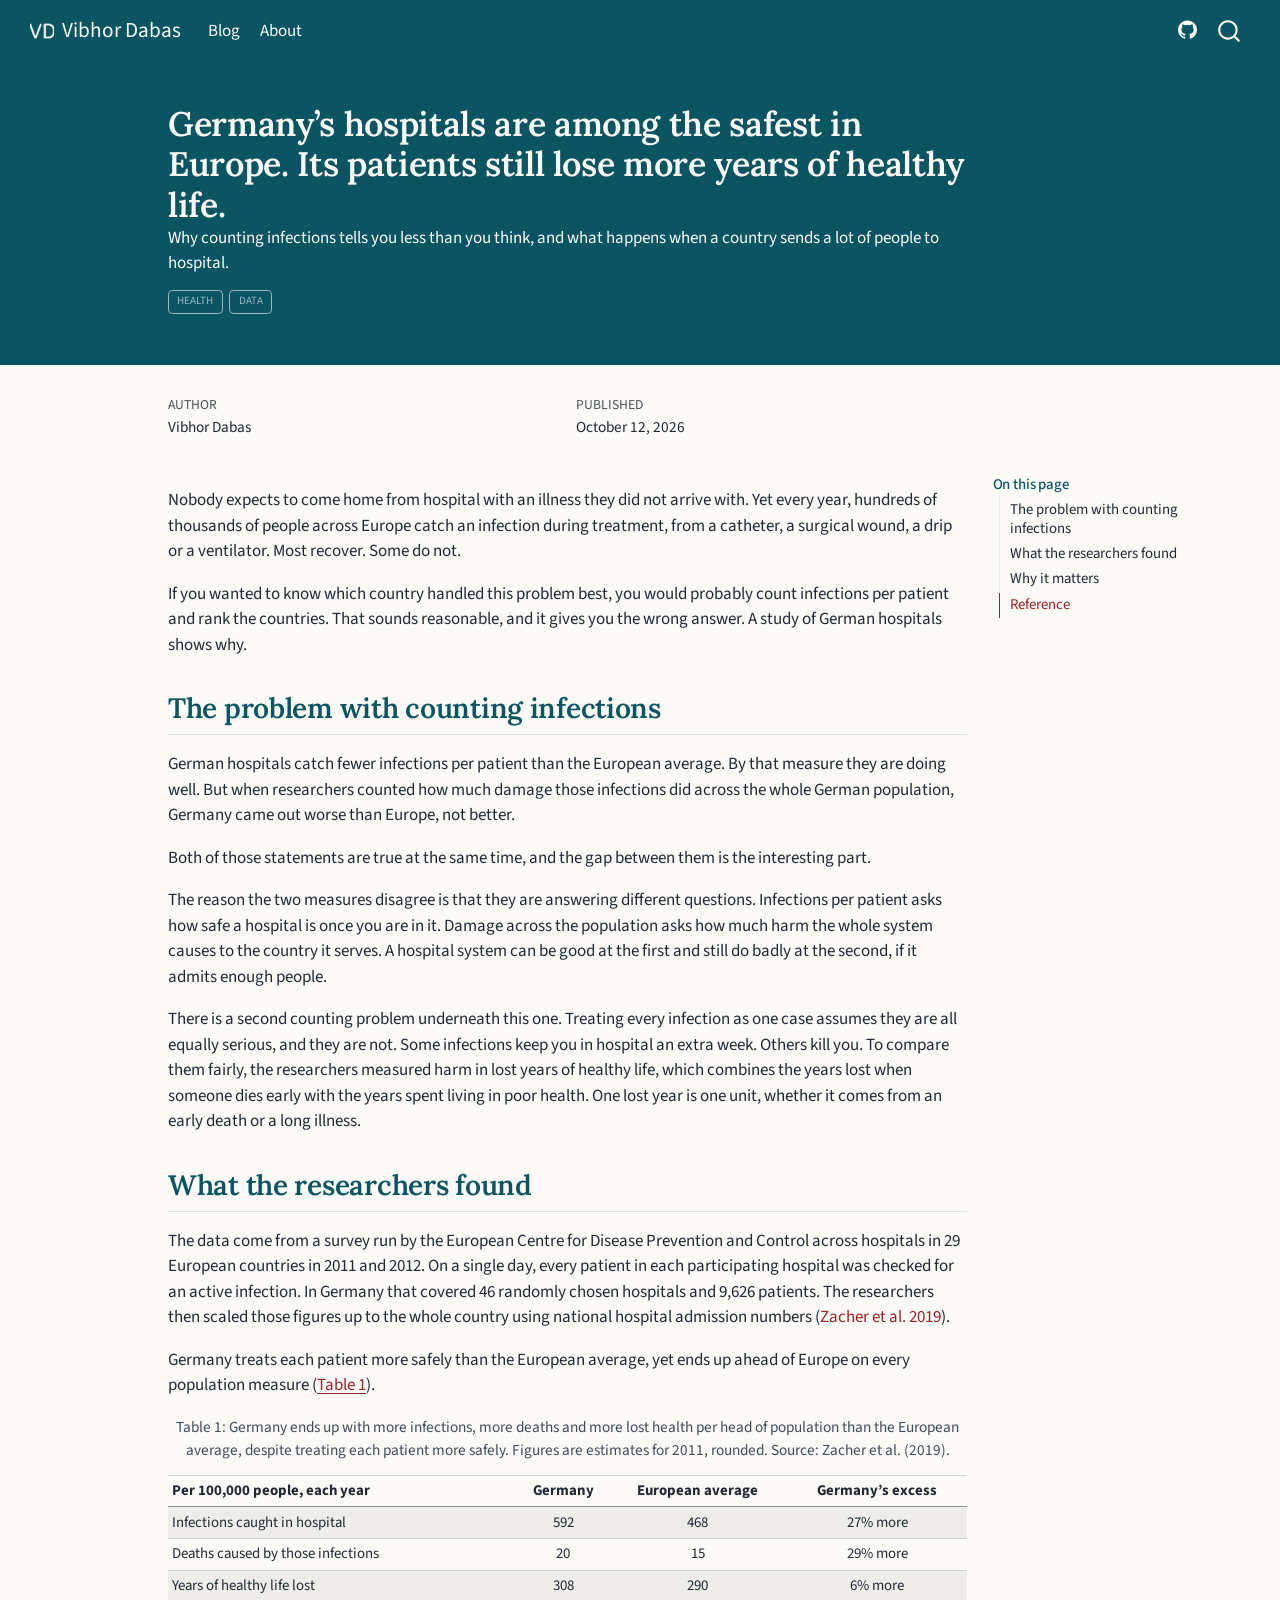
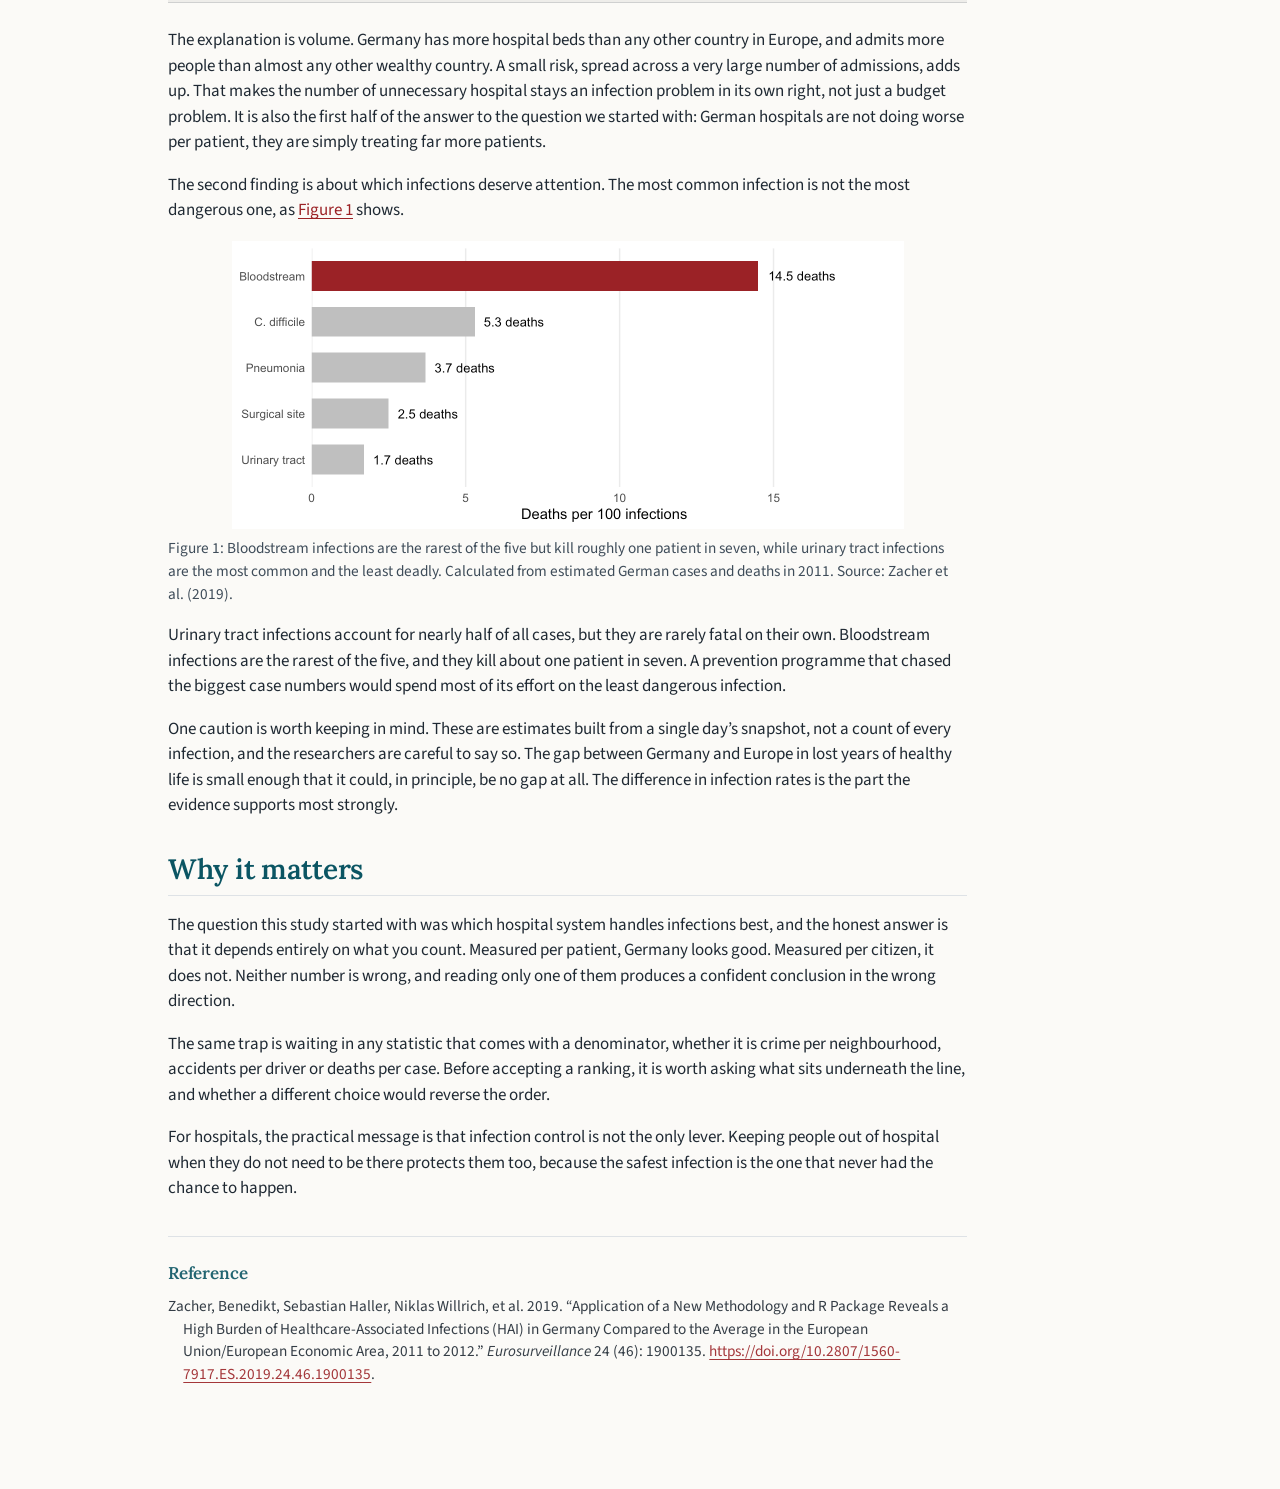
<file: docs/posts/hospital-infections/index.html>
<!DOCTYPE html>
<html xmlns="http://www.w3.org/1999/xhtml" lang="en" xml:lang="en"><head>

<meta charset="utf-8">
<meta name="generator" content="quarto-1.9.31">

<meta name="viewport" content="width=device-width, initial-scale=1.0, user-scalable=yes">

<meta name="author" content="Vibhor Dabas">
<meta name="dcterms.date" content="2026-10-12">
<meta name="description" content="Why counting infections tells you less than you think, and what happens when a country sends a lot of people to hospital.">

<title>Germany’s hospitals are among the safest in Europe. Its patients still lose more years of healthy life. – Vibhor Dabas</title>
<style>
/* Default styles provided by pandoc.
** See https://pandoc.org/MANUAL.html#variables-for-html for config info.
*/
code{white-space: pre-wrap;}
span.smallcaps{font-variant: small-caps;}
div.columns{display: flex; gap: min(4vw, 1.5em);}
div.column{flex: auto; overflow-x: auto;}
div.hanging-indent{margin-left: 1.5em; text-indent: -1.5em;}
ul.task-list{list-style: none;}
ul.task-list li input[type="checkbox"] {
  width: 0.8em;
  margin: 0 0.8em 0.2em -1em; /* quarto-specific, see https://github.com/quarto-dev/quarto-cli/issues/4556 */ 
  vertical-align: middle;
}
/* CSS for citations */
div.csl-bib-body { }
div.csl-entry {
  clear: both;
}
.hanging-indent div.csl-entry {
  margin-left:2em;
  text-indent:-2em;
}
div.csl-left-margin {
  min-width:2em;
  float:left;
}
div.csl-right-inline {
  margin-left:2em;
  padding-left:1em;
}
div.csl-indent {
  margin-left: 2em;
}</style>


<script src="../../site_libs/quarto-nav/quarto-nav.js"></script>
<script src="../../site_libs/quarto-nav/headroom.min.js"></script>
<script src="../../site_libs/clipboard/clipboard.min.js"></script>
<script src="../../site_libs/quarto-search/autocomplete.umd.js"></script>
<script src="../../site_libs/quarto-search/fuse.min.js"></script>
<script src="../../site_libs/quarto-search/quarto-search.js"></script>
<meta name="quarto:offset" content="../../">
<link href="../../favicon.png" rel="icon" type="image/png">
<script src="../../site_libs/quarto-html/quarto.js" type="module"></script>
<script src="../../site_libs/quarto-html/tabsets/tabsets.js" type="module"></script>
<script src="../../site_libs/quarto-html/popper.min.js"></script>
<script src="../../site_libs/quarto-html/tippy.umd.min.js"></script>
<script src="../../site_libs/quarto-html/anchor.min.js"></script>
<link href="../../site_libs/quarto-html/tippy.css" rel="stylesheet">
<link href="../../site_libs/quarto-html/quarto-syntax-highlighting-7c69b197886ae2a34062761d21e44731.css" rel="stylesheet" id="quarto-text-highlighting-styles">
<script src="../../site_libs/bootstrap/bootstrap.min.js"></script>
<link href="../../site_libs/bootstrap/bootstrap-icons.css" rel="stylesheet">
<link href="../../site_libs/bootstrap/bootstrap-81fd5028890b70a94d90bbc68fe70d7f.min.css" rel="stylesheet" append-hash="true" id="quarto-bootstrap" data-mode="light">
<script id="quarto-search-options" type="application/json">{
  "location": "navbar",
  "copy-button": false,
  "collapse-after": 3,
  "panel-placement": "end",
  "type": "overlay",
  "limit": 50,
  "keyboard-shortcut": [
    "f",
    "/",
    "s"
  ],
  "show-item-context": false,
  "language": {
    "search-no-results-text": "No results",
    "search-matching-documents-text": "matching documents",
    "search-copy-link-title": "Copy link to search",
    "search-hide-matches-text": "Hide additional matches",
    "search-more-match-text": "more match in this document",
    "search-more-matches-text": "more matches in this document",
    "search-clear-button-title": "Clear",
    "search-text-placeholder": "",
    "search-detached-cancel-button-title": "Cancel",
    "search-submit-button-title": "Submit",
    "search-label": "Search"
  }
}</script>


<link rel="stylesheet" href="../../styles.css">
</head>

<body class="nav-fixed quarto-light">

<div id="quarto-search-results"></div>
  <header id="quarto-header" class="headroom fixed-top quarto-banner">
    <nav class="navbar navbar-expand-lg " data-bs-theme="dark">
      <div class="navbar-container container-fluid">
      <div class="navbar-brand-container mx-auto">
    <a href="../../index.html" class="navbar-brand navbar-brand-logo">
    <img src="../../favicon.png" alt="" class="navbar-logo light-content">
    <img src="../../favicon.png" alt="" class="navbar-logo dark-content">
    </a>
    <a class="navbar-brand" href="../../index.html">
    <span class="navbar-title">Vibhor Dabas</span>
    </a>
  </div>
            <div id="quarto-search" class="" title="Search"></div>
          <button class="navbar-toggler" type="button" data-bs-toggle="collapse" data-bs-target="#navbarCollapse" aria-controls="navbarCollapse" role="menu" aria-expanded="false" aria-label="Toggle navigation" onclick="if (window.quartoToggleHeadroom) { window.quartoToggleHeadroom(); }">
  <span class="navbar-toggler-icon"></span>
</button>
          <div class="collapse navbar-collapse" id="navbarCollapse">
            <ul class="navbar-nav navbar-nav-scroll me-auto">
  <li class="nav-item">
    <a class="nav-link" href="../../index.html"> 
<span class="menu-text">Blog</span></a>
  </li>  
  <li class="nav-item">
    <a class="nav-link" href="../../about.html"> 
<span class="menu-text">About</span></a>
  </li>  
</ul>
            <ul class="navbar-nav navbar-nav-scroll ms-auto">
  <li class="nav-item compact">
    <a class="nav-link" href="https://github.com/vdab0003-design"> <i class="bi bi-github" role="img" aria-label="GitHub">
</i> 
<span class="menu-text"></span></a>
  </li>  
</ul>
          </div> <!-- /navcollapse -->
            <div class="quarto-navbar-tools">
</div>
      </div> <!-- /container-fluid -->
    </nav>
</header>
<!-- content -->
<header id="title-block-header" class="quarto-title-block default page-columns page-full">
  <div class="quarto-title-banner page-columns page-full">
    <div class="quarto-title column-body">
      <h1 class="title">Germany’s hospitals are among the safest in Europe. Its patients still lose more years of healthy life.</h1>
                  <div>
        <div class="description">
          Why counting infections tells you less than you think, and what happens when a country sends a lot of people to hospital.
        </div>
      </div>
                          <div class="quarto-categories">
                <div class="quarto-category">health</div>
                <div class="quarto-category">data</div>
              </div>
                  </div>
  </div>
    
  
  <div class="quarto-title-meta">

      <div>
      <div class="quarto-title-meta-heading">Author</div>
      <div class="quarto-title-meta-contents">
               <p>Vibhor Dabas </p>
            </div>
    </div>
      
      <div>
      <div class="quarto-title-meta-heading">Published</div>
      <div class="quarto-title-meta-contents">
        <p class="date">October 12, 2026</p>
      </div>
    </div>
    
      
    </div>
    
  
  </header><div id="quarto-content" class="quarto-container page-columns page-rows-contents page-layout-article page-navbar">
<!-- sidebar -->
<!-- margin-sidebar -->
    <div id="quarto-margin-sidebar" class="sidebar margin-sidebar">
        <nav id="TOC" role="doc-toc" class="toc-active">
    <h2 id="toc-title">On this page</h2>
   
  <ul>
  <li><a href="#the-problem-with-counting-infections" id="toc-the-problem-with-counting-infections" class="nav-link active" data-scroll-target="#the-problem-with-counting-infections">The problem with counting infections</a></li>
  <li><a href="#what-the-researchers-found" id="toc-what-the-researchers-found" class="nav-link" data-scroll-target="#what-the-researchers-found">What the researchers found</a></li>
  <li><a href="#why-it-matters" id="toc-why-it-matters" class="nav-link" data-scroll-target="#why-it-matters">Why it matters</a></li>
  <li><a href="#reference" id="toc-reference" class="nav-link" data-scroll-target="#reference">Reference</a></li>
  </ul>
</nav>
    </div>
<!-- main -->
<main class="content quarto-banner-title-block" id="quarto-document-content">





<p>Nobody expects to come home from hospital with an illness they did not arrive with. Yet every year, hundreds of thousands of people across Europe catch an infection during treatment, from a catheter, a surgical wound, a drip or a ventilator. Most recover. Some do not.</p>
<p>If you wanted to know which country handled this problem best, you would probably count infections per patient and rank the countries. That sounds reasonable, and it gives you the wrong answer. A study of German hospitals shows why.</p>
<section id="the-problem-with-counting-infections" class="level2">
<h2 class="anchored" data-anchor-id="the-problem-with-counting-infections">The problem with counting infections</h2>
<p>German hospitals catch fewer infections per patient than the European average. By that measure they are doing well. But when researchers counted how much damage those infections did across the whole German population, Germany came out worse than Europe, not better.</p>
<p>Both of those statements are true at the same time, and the gap between them is the interesting part.</p>
<p>The reason the two measures disagree is that they are answering different questions. Infections per patient asks how safe a hospital is once you are in it. Damage across the population asks how much harm the whole system causes to the country it serves. A hospital system can be good at the first and still do badly at the second, if it admits enough people.</p>
<p>There is a second counting problem underneath this one. Treating every infection as one case assumes they are all equally serious, and they are not. Some infections keep you in hospital an extra week. Others kill you. To compare them fairly, the researchers measured harm in lost years of healthy life, which combines the years lost when someone dies early with the years spent living in poor health. One lost year is one unit, whether it comes from an early death or a long illness.</p>
</section>
<section id="what-the-researchers-found" class="level2">
<h2 class="anchored" data-anchor-id="what-the-researchers-found">What the researchers found</h2>
<p>The data come from a survey run by the European Centre for Disease Prevention and Control across hospitals in 29 European countries in 2011 and 2012. On a single day, every patient in each participating hospital was checked for an active infection. In Germany that covered 46 randomly chosen hospitals and 9,626 patients. The researchers then scaled those figures up to the whole country using national hospital admission numbers <span class="citation" data-cites="zacher2019">(<a href="#ref-zacher2019" role="doc-biblioref">Zacher et al. 2019</a>)</span>.</p>
<p>Germany treats each patient more safely than the European average, yet ends up ahead of Europe on every population measure (<a href="#tbl-compare" class="quarto-xref">Table&nbsp;1</a>).</p>
<div class="cell">
<div id="tbl-compare" class="cell quarto-float quarto-figure quarto-figure-center anchored">
<figure class="quarto-float quarto-float-tbl figure">
<figcaption class="quarto-float-caption-top quarto-float-caption quarto-float-tbl" id="tbl-compare-caption-0ceaefa1-69ba-4598-a22c-09a6ac19f8ca">
Table&nbsp;1: Germany ends up with more infections, more deaths and more lost health per head of population than the European average, despite treating each patient more safely. Figures are estimates for 2011, rounded. Source: Zacher et al.&nbsp;(2019).
</figcaption>
<div aria-describedby="tbl-compare-caption-0ceaefa1-69ba-4598-a22c-09a6ac19f8ca">
<div class="cell-output-display">
<table class="cell caption-top table table-sm table-striped small">
<colgroup>
<col style="width: 43%">
<col style="width: 11%">
<col style="width: 22%">
<col style="width: 22%">
</colgroup>
<thead>
<tr class="header">
<th style="text-align: left;">Per 100,000 people, each year</th>
<th style="text-align: center;">Germany</th>
<th style="text-align: center;">European average</th>
<th style="text-align: center;">Germany’s excess</th>
</tr>
</thead>
<tbody>
<tr class="odd">
<td style="text-align: left;">Infections caught in hospital</td>
<td style="text-align: center;">592</td>
<td style="text-align: center;">468</td>
<td style="text-align: center;">27% more</td>
</tr>
<tr class="even">
<td style="text-align: left;">Deaths caused by those infections</td>
<td style="text-align: center;">20</td>
<td style="text-align: center;">15</td>
<td style="text-align: center;">29% more</td>
</tr>
<tr class="odd">
<td style="text-align: left;">Years of healthy life lost</td>
<td style="text-align: center;">308</td>
<td style="text-align: center;">290</td>
<td style="text-align: center;">6% more</td>
</tr>
</tbody>
</table>
</div>
</div>
</figure>
</div>
</div>
<p>The explanation is volume. Germany has more hospital beds than any other country in Europe, and admits more people than almost any other wealthy country. A small risk, spread across a very large number of admissions, adds up. That makes the number of unnecessary hospital stays an infection problem in its own right, not just a budget problem. It is also the first half of the answer to the question we started with: German hospitals are not doing worse per patient, they are simply treating far more patients.</p>
<p>The second finding is about which infections deserve attention. The most common infection is not the most dangerous one, as <a href="#fig-risk" class="quarto-xref">Figure&nbsp;1</a> shows.</p>
<div class="cell">
<div class="cell-output-display">
<div id="fig-risk" class="quarto-float quarto-figure quarto-figure-center anchored" alt="Bar chart of deaths per 100 infections for five hospital infections. Bloodstream infections are highest at 14.5, followed by C. difficile at 5.3, pneumonia at 3.7, surgical site at 2.5 and urinary tract at 1.7.">
<figure class="quarto-float quarto-float-fig figure">
<div aria-describedby="fig-risk-caption-0ceaefa1-69ba-4598-a22c-09a6ac19f8ca">
<img src="index_files/figure-html/fig-risk-1.png" class="img-fluid figure-img" alt="Bar chart of deaths per 100 infections for five hospital infections. Bloodstream infections are highest at 14.5, followed by C. difficile at 5.3, pneumonia at 3.7, surgical site at 2.5 and urinary tract at 1.7." width="672">
</div>
<figcaption class="quarto-float-caption-bottom quarto-float-caption quarto-float-fig" id="fig-risk-caption-0ceaefa1-69ba-4598-a22c-09a6ac19f8ca">
Figure&nbsp;1: Bloodstream infections are the rarest of the five but kill roughly one patient in seven, while urinary tract infections are the most common and the least deadly. Calculated from estimated German cases and deaths in 2011. Source: Zacher et al.&nbsp;(2019).
</figcaption>
</figure>
</div>
</div>
</div>
<p>Urinary tract infections account for nearly half of all cases, but they are rarely fatal on their own. Bloodstream infections are the rarest of the five, and they kill about one patient in seven. A prevention programme that chased the biggest case numbers would spend most of its effort on the least dangerous infection.</p>
<p>One caution is worth keeping in mind. These are estimates built from a single day’s snapshot, not a count of every infection, and the researchers are careful to say so. The gap between Germany and Europe in lost years of healthy life is small enough that it could, in principle, be no gap at all. The difference in infection rates is the part the evidence supports most strongly.</p>
</section>
<section id="why-it-matters" class="level2">
<h2 class="anchored" data-anchor-id="why-it-matters">Why it matters</h2>
<p>The question this study started with was which hospital system handles infections best, and the honest answer is that it depends entirely on what you count. Measured per patient, Germany looks good. Measured per citizen, it does not. Neither number is wrong, and reading only one of them produces a confident conclusion in the wrong direction.</p>
<p>The same trap is waiting in any statistic that comes with a denominator, whether it is crime per neighbourhood, accidents per driver or deaths per case. Before accepting a ranking, it is worth asking what sits underneath the line, and whether a different choice would reverse the order.</p>
<p>For hospitals, the practical message is that infection control is not the only lever. Keeping people out of hospital when they do not need to be there protects them too, because the safest infection is the one that never had the chance to happen.</p>
</section>
<section id="reference" class="level2">




</section>

<div id="quarto-appendix" class="default"><section class="quarto-appendix-contents" role="doc-bibliography" id="quarto-bibliography"><h2 class="anchored quarto-appendix-heading">Reference</h2><div id="refs" class="references csl-bib-body hanging-indent" role="list">
<div id="ref-zacher2019" class="csl-entry" role="listitem">
Zacher, Benedikt, Sebastian Haller, Niklas Willrich, et al. 2019. <span>“Application of a New Methodology and <span>R</span> Package Reveals a High Burden of Healthcare-Associated Infections (<span>HAI</span>) in <span>Germany</span> Compared to the Average in the <span>European Union/European Economic Area</span>, 2011 to 2012.”</span> <em>Eurosurveillance</em> 24 (46): 1900135. <a href="https://doi.org/10.2807/1560-7917.ES.2019.24.46.1900135">https://doi.org/10.2807/1560-7917.ES.2019.24.46.1900135</a>.
</div>
</div></section></div></main> <!-- /main -->
<script id="quarto-html-after-body" type="application/javascript">
  window.document.addEventListener("DOMContentLoaded", function (event) {
    const icon = "";
    const anchorJS = new window.AnchorJS();
    anchorJS.options = {
      placement: 'right',
      icon: icon
    };
    anchorJS.add('.anchored');
    const isCodeAnnotation = (el) => {
      for (const clz of el.classList) {
        if (clz.startsWith('code-annotation-')) {                     
          return true;
        }
      }
      return false;
    }
    const onCopySuccess = function(e) {
      // button target
      const button = e.trigger;
      // don't keep focus
      button.blur();
      // flash "checked"
      button.classList.add('code-copy-button-checked');
      var currentTitle = button.getAttribute("title");
      button.setAttribute("title", "Copied!");
      let tooltip;
      if (window.bootstrap) {
        button.setAttribute("data-bs-toggle", "tooltip");
        button.setAttribute("data-bs-placement", "left");
        button.setAttribute("data-bs-title", "Copied!");
        tooltip = new bootstrap.Tooltip(button, 
          { trigger: "manual", 
            customClass: "code-copy-button-tooltip",
            offset: [0, -8]});
        tooltip.show();    
      }
      setTimeout(function() {
        if (tooltip) {
          tooltip.hide();
          button.removeAttribute("data-bs-title");
          button.removeAttribute("data-bs-toggle");
          button.removeAttribute("data-bs-placement");
        }
        button.setAttribute("title", currentTitle);
        button.classList.remove('code-copy-button-checked');
      }, 1000);
      // clear code selection
      e.clearSelection();
    }
    const getTextToCopy = function(trigger) {
      const outerScaffold = trigger.parentElement.cloneNode(true);
      const codeEl = outerScaffold.querySelector('code');
      for (const childEl of codeEl.children) {
        if (isCodeAnnotation(childEl)) {
          childEl.remove();
        }
      }
      return codeEl.innerText;
    }
    const clipboard = new window.ClipboardJS('.code-copy-button:not([data-in-quarto-modal])', {
      text: getTextToCopy
    });
    clipboard.on('success', onCopySuccess);
    if (window.document.getElementById('quarto-embedded-source-code-modal')) {
      const clipboardModal = new window.ClipboardJS('.code-copy-button[data-in-quarto-modal]', {
        text: getTextToCopy,
        container: window.document.getElementById('quarto-embedded-source-code-modal')
      });
      clipboardModal.on('success', onCopySuccess);
    }
      var localhostRegex = new RegExp(/^(?:http|https):\/\/localhost\:?[0-9]*\//);
      var mailtoRegex = new RegExp(/^mailto:/);
        var filterRegex = new RegExp('/' + window.location.host + '/');
      var isInternal = (href) => {
          return filterRegex.test(href) || localhostRegex.test(href) || mailtoRegex.test(href);
      }
      // Inspect non-navigation links and adorn them if external
     var links = window.document.querySelectorAll('a[href]:not(.nav-link):not(.navbar-brand):not(.toc-action):not(.sidebar-link):not(.sidebar-item-toggle):not(.pagination-link):not(.no-external):not([aria-hidden]):not(.dropdown-item):not(.quarto-navigation-tool):not(.about-link)');
      for (var i=0; i<links.length; i++) {
        const link = links[i];
        if (!isInternal(link.href)) {
          // undo the damage that might have been done by quarto-nav.js in the case of
          // links that we want to consider external
          if (link.dataset.originalHref !== undefined) {
            link.href = link.dataset.originalHref;
          }
        }
      }
    function tippyHover(el, contentFn, onTriggerFn, onUntriggerFn) {
      const config = {
        allowHTML: true,
        maxWidth: 500,
        delay: 100,
        arrow: false,
        appendTo: function(el) {
            return el.parentElement;
        },
        interactive: true,
        interactiveBorder: 10,
        theme: 'quarto',
        placement: 'bottom-start',
      };
      if (contentFn) {
        config.content = contentFn;
      }
      if (onTriggerFn) {
        config.onTrigger = onTriggerFn;
      }
      if (onUntriggerFn) {
        config.onUntrigger = onUntriggerFn;
      }
      window.tippy(el, config); 
    }
    const noterefs = window.document.querySelectorAll('a[role="doc-noteref"]');
    for (var i=0; i<noterefs.length; i++) {
      const ref = noterefs[i];
      tippyHover(ref, function() {
        // use id or data attribute instead here
        let href = ref.getAttribute('data-footnote-href') || ref.getAttribute('href');
        try { href = new URL(href).hash; } catch {}
        const id = href.replace(/^#\/?/, "");
        const note = window.document.getElementById(id);
        if (note) {
          return note.innerHTML;
        } else {
          return "";
        }
      });
    }
    const xrefs = window.document.querySelectorAll('a.quarto-xref');
    const processXRef = (id, note) => {
      // Strip column container classes
      const stripColumnClz = (el) => {
        el.classList.remove("page-full", "page-columns");
        if (el.children) {
          for (const child of el.children) {
            stripColumnClz(child);
          }
        }
      }
      stripColumnClz(note)
      if (id === null || id.startsWith('sec-')) {
        // Special case sections, only their first couple elements
        const container = document.createElement("div");
        if (note.children && note.children.length > 2) {
          container.appendChild(note.children[0].cloneNode(true));
          for (let i = 1; i < note.children.length; i++) {
            const child = note.children[i];
            if (child.tagName === "P" && child.innerText === "") {
              continue;
            } else {
              container.appendChild(child.cloneNode(true));
              break;
            }
          }
          if (window.Quarto?.typesetMath) {
            window.Quarto.typesetMath(container);
          }
          return container.innerHTML
        } else {
          if (window.Quarto?.typesetMath) {
            window.Quarto.typesetMath(note);
          }
          return note.innerHTML;
        }
      } else {
        // Remove any anchor links if they are present
        const anchorLink = note.querySelector('a.anchorjs-link');
        if (anchorLink) {
          anchorLink.remove();
        }
        if (window.Quarto?.typesetMath) {
          window.Quarto.typesetMath(note);
        }
        if (note.classList.contains("callout")) {
          return note.outerHTML;
        } else {
          return note.innerHTML;
        }
      }
    }
    for (var i=0; i<xrefs.length; i++) {
      const xref = xrefs[i];
      tippyHover(xref, undefined, function(instance) {
        instance.disable();
        let url = xref.getAttribute('href');
        let hash = undefined; 
        if (url.startsWith('#')) {
          hash = url;
        } else {
          try { hash = new URL(url).hash; } catch {}
        }
        if (hash) {
          const id = hash.replace(/^#\/?/, "");
          const note = window.document.getElementById(id);
          if (note !== null) {
            try {
              const html = processXRef(id, note.cloneNode(true));
              instance.setContent(html);
            } finally {
              instance.enable();
              instance.show();
            }
          } else {
            // See if we can fetch this
            fetch(url.split('#')[0])
            .then(res => res.text())
            .then(html => {
              const parser = new DOMParser();
              const htmlDoc = parser.parseFromString(html, "text/html");
              const note = htmlDoc.getElementById(id);
              if (note !== null) {
                const html = processXRef(id, note);
                instance.setContent(html);
              } 
            }).finally(() => {
              instance.enable();
              instance.show();
            });
          }
        } else {
          // See if we can fetch a full url (with no hash to target)
          // This is a special case and we should probably do some content thinning / targeting
          fetch(url)
          .then(res => res.text())
          .then(html => {
            const parser = new DOMParser();
            const htmlDoc = parser.parseFromString(html, "text/html");
            const note = htmlDoc.querySelector('main.content');
            if (note !== null) {
              // This should only happen for chapter cross references
              // (since there is no id in the URL)
              // remove the first header
              if (note.children.length > 0 && note.children[0].tagName === "HEADER") {
                note.children[0].remove();
              }
              const html = processXRef(null, note);
              instance.setContent(html);
            } 
          }).finally(() => {
            instance.enable();
            instance.show();
          });
        }
      }, function(instance) {
      });
    }
        let selectedAnnoteEl;
        const selectorForAnnotation = ( cell, annotation) => {
          let cellAttr = 'data-code-cell="' + cell + '"';
          let lineAttr = 'data-code-annotation="' +  annotation + '"';
          const selector = 'span[' + cellAttr + '][' + lineAttr + ']';
          return selector;
        }
        const selectCodeLines = (annoteEl) => {
          const doc = window.document;
          const targetCell = annoteEl.getAttribute("data-target-cell");
          const targetAnnotation = annoteEl.getAttribute("data-target-annotation");
          const annoteSpan = window.document.querySelector(selectorForAnnotation(targetCell, targetAnnotation));
          const lines = annoteSpan.getAttribute("data-code-lines").split(",");
          const lineIds = lines.map((line) => {
            return targetCell + "-" + line;
          })
          let top = null;
          let height = null;
          let parent = null;
          if (lineIds.length > 0) {
              //compute the position of the single el (top and bottom and make a div)
              const el = window.document.getElementById(lineIds[0]);
              top = el.offsetTop;
              height = el.offsetHeight;
              parent = el.parentElement.parentElement;
            if (lineIds.length > 1) {
              const lastEl = window.document.getElementById(lineIds[lineIds.length - 1]);
              const bottom = lastEl.offsetTop + lastEl.offsetHeight;
              height = bottom - top;
            }
            if (top !== null && height !== null && parent !== null) {
              // cook up a div (if necessary) and position it 
              let div = window.document.getElementById("code-annotation-line-highlight");
              if (div === null) {
                div = window.document.createElement("div");
                div.setAttribute("id", "code-annotation-line-highlight");
                div.style.position = 'absolute';
                parent.appendChild(div);
              }
              div.style.top = top - 2 + "px";
              div.style.height = height + 4 + "px";
              div.style.left = 0;
              let gutterDiv = window.document.getElementById("code-annotation-line-highlight-gutter");
              if (gutterDiv === null) {
                gutterDiv = window.document.createElement("div");
                gutterDiv.setAttribute("id", "code-annotation-line-highlight-gutter");
                gutterDiv.style.position = 'absolute';
                const codeCell = window.document.getElementById(targetCell);
                const gutter = codeCell.querySelector('.code-annotation-gutter');
                gutter.appendChild(gutterDiv);
              }
              gutterDiv.style.top = top - 2 + "px";
              gutterDiv.style.height = height + 4 + "px";
            }
            selectedAnnoteEl = annoteEl;
          }
        };
        const unselectCodeLines = () => {
          const elementsIds = ["code-annotation-line-highlight", "code-annotation-line-highlight-gutter"];
          elementsIds.forEach((elId) => {
            const div = window.document.getElementById(elId);
            if (div) {
              div.remove();
            }
          });
          selectedAnnoteEl = undefined;
        };
          // Handle positioning of the toggle
      window.addEventListener(
        "resize",
        throttle(() => {
          elRect = undefined;
          if (selectedAnnoteEl) {
            selectCodeLines(selectedAnnoteEl);
          }
        }, 10)
      );
      function throttle(fn, ms) {
      let throttle = false;
      let timer;
        return (...args) => {
          if(!throttle) { // first call gets through
              fn.apply(this, args);
              throttle = true;
          } else { // all the others get throttled
              if(timer) clearTimeout(timer); // cancel #2
              timer = setTimeout(() => {
                fn.apply(this, args);
                timer = throttle = false;
              }, ms);
          }
        };
      }
        // Attach click handler to the DT
        const annoteDls = window.document.querySelectorAll('dt[data-target-cell]');
        for (const annoteDlNode of annoteDls) {
          annoteDlNode.addEventListener('click', (event) => {
            const clickedEl = event.target;
            if (clickedEl !== selectedAnnoteEl) {
              unselectCodeLines();
              const activeEl = window.document.querySelector('dt[data-target-cell].code-annotation-active');
              if (activeEl) {
                activeEl.classList.remove('code-annotation-active');
              }
              selectCodeLines(clickedEl);
              clickedEl.classList.add('code-annotation-active');
            } else {
              // Unselect the line
              unselectCodeLines();
              clickedEl.classList.remove('code-annotation-active');
            }
          });
        }
    const findCites = (el) => {
      const parentEl = el.parentElement;
      if (parentEl) {
        const cites = parentEl.dataset.cites;
        if (cites) {
          return {
            el,
            cites: cites.split(' ')
          };
        } else {
          return findCites(el.parentElement)
        }
      } else {
        return undefined;
      }
    };
    var bibliorefs = window.document.querySelectorAll('a[role="doc-biblioref"]');
    for (var i=0; i<bibliorefs.length; i++) {
      const ref = bibliorefs[i];
      const citeInfo = findCites(ref);
      if (citeInfo) {
        tippyHover(citeInfo.el, function() {
          var popup = window.document.createElement('div');
          citeInfo.cites.forEach(function(cite) {
            var citeDiv = window.document.createElement('div');
            citeDiv.classList.add('hanging-indent');
            citeDiv.classList.add('csl-entry');
            var biblioDiv = window.document.getElementById('ref-' + cite);
            if (biblioDiv) {
              citeDiv.innerHTML = biblioDiv.innerHTML;
            }
            popup.appendChild(citeDiv);
          });
          return popup.innerHTML;
        });
      }
    }
  });
  </script>
</div> <!-- /content -->




</body></html>
</file>
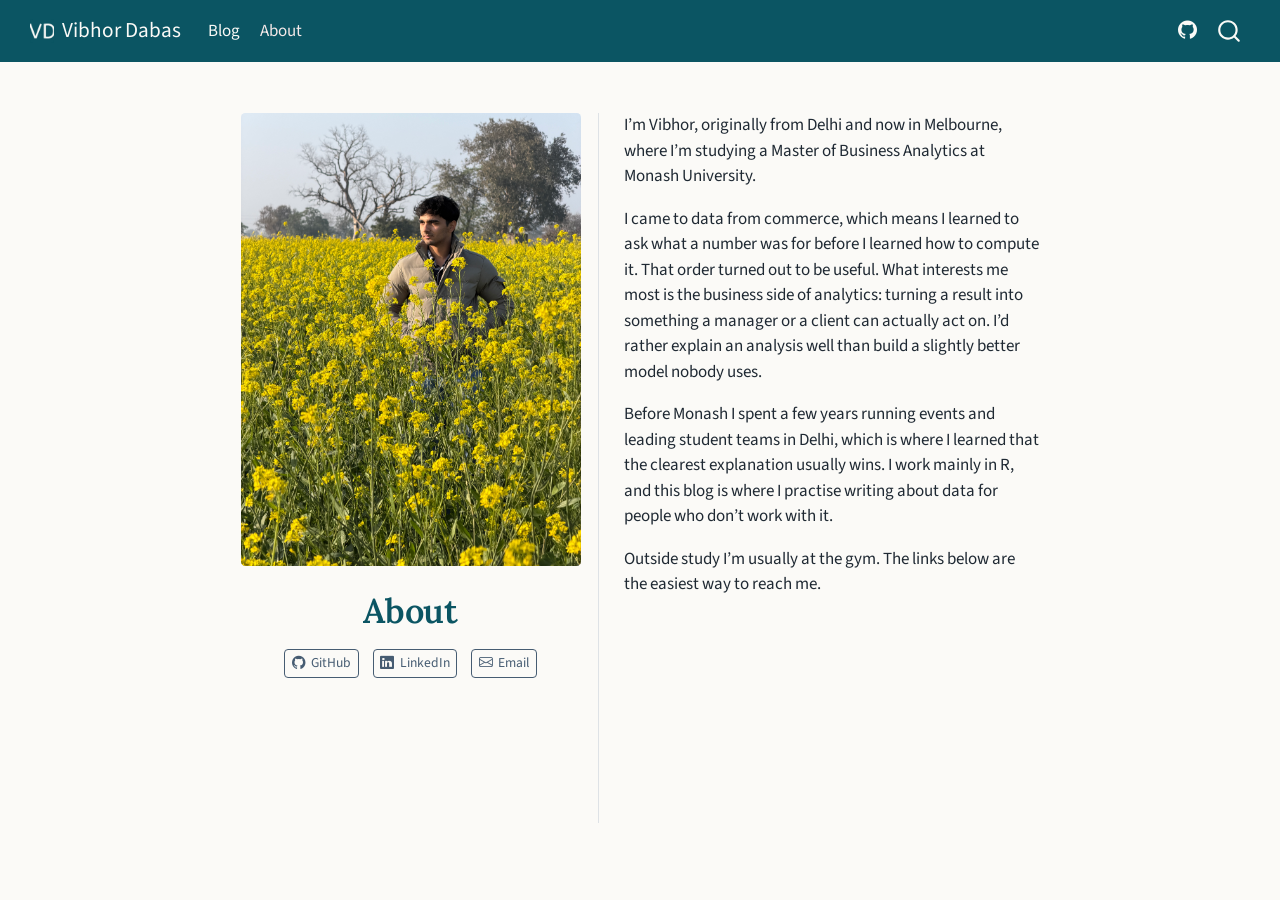
<file: docs/about.html>
<!DOCTYPE html>
<html xmlns="http://www.w3.org/1999/xhtml" lang="en" xml:lang="en"><head>

<meta charset="utf-8">
<meta name="generator" content="quarto-1.9.31">

<meta name="viewport" content="width=device-width, initial-scale=1.0, user-scalable=yes">


<title>About – Vibhor Dabas</title>
<style>
/* Default styles provided by pandoc.
** See https://pandoc.org/MANUAL.html#variables-for-html for config info.
*/
code{white-space: pre-wrap;}
span.smallcaps{font-variant: small-caps;}
div.columns{display: flex; gap: min(4vw, 1.5em);}
div.column{flex: auto; overflow-x: auto;}
div.hanging-indent{margin-left: 1.5em; text-indent: -1.5em;}
ul.task-list{list-style: none;}
ul.task-list li input[type="checkbox"] {
  width: 0.8em;
  margin: 0 0.8em 0.2em -1em; /* quarto-specific, see https://github.com/quarto-dev/quarto-cli/issues/4556 */ 
  vertical-align: middle;
}
</style>


<script src="site_libs/quarto-nav/quarto-nav.js"></script>
<script src="site_libs/quarto-nav/headroom.min.js"></script>
<script src="site_libs/clipboard/clipboard.min.js"></script>
<script src="site_libs/quarto-search/autocomplete.umd.js"></script>
<script src="site_libs/quarto-search/fuse.min.js"></script>
<script src="site_libs/quarto-search/quarto-search.js"></script>
<meta name="quarto:offset" content="./">
<link href="./favicon.png" rel="icon" type="image/png">
<script src="site_libs/quarto-html/quarto.js" type="module"></script>
<script src="site_libs/quarto-html/tabsets/tabsets.js" type="module"></script>
<script src="site_libs/quarto-html/popper.min.js"></script>
<script src="site_libs/quarto-html/tippy.umd.min.js"></script>
<link href="site_libs/quarto-html/tippy.css" rel="stylesheet">
<link href="site_libs/quarto-html/quarto-syntax-highlighting-7c69b197886ae2a34062761d21e44731.css" rel="stylesheet" id="quarto-text-highlighting-styles">
<script src="site_libs/bootstrap/bootstrap.min.js"></script>
<link href="site_libs/bootstrap/bootstrap-icons.css" rel="stylesheet">
<link href="site_libs/bootstrap/bootstrap-81fd5028890b70a94d90bbc68fe70d7f.min.css" rel="stylesheet" append-hash="true" id="quarto-bootstrap" data-mode="light">
<script id="quarto-search-options" type="application/json">{
  "location": "navbar",
  "copy-button": false,
  "collapse-after": 3,
  "panel-placement": "end",
  "type": "overlay",
  "limit": 50,
  "keyboard-shortcut": [
    "f",
    "/",
    "s"
  ],
  "show-item-context": false,
  "language": {
    "search-no-results-text": "No results",
    "search-matching-documents-text": "matching documents",
    "search-copy-link-title": "Copy link to search",
    "search-hide-matches-text": "Hide additional matches",
    "search-more-match-text": "more match in this document",
    "search-more-matches-text": "more matches in this document",
    "search-clear-button-title": "Clear",
    "search-text-placeholder": "",
    "search-detached-cancel-button-title": "Cancel",
    "search-submit-button-title": "Submit",
    "search-label": "Search"
  }
}</script>


<link rel="stylesheet" href="styles.css">
</head>

<body class="nav-fixed fullcontent quarto-light">

<div id="quarto-search-results"></div>
  <header id="quarto-header" class="headroom fixed-top">
    <nav class="navbar navbar-expand-lg " data-bs-theme="dark">
      <div class="navbar-container container-fluid">
      <div class="navbar-brand-container mx-auto">
    <a href="./index.html" class="navbar-brand navbar-brand-logo">
    <img src="./favicon.png" alt="" class="navbar-logo light-content">
    <img src="./favicon.png" alt="" class="navbar-logo dark-content">
    </a>
    <a class="navbar-brand" href="./index.html">
    <span class="navbar-title">Vibhor Dabas</span>
    </a>
  </div>
            <div id="quarto-search" class="" title="Search"></div>
          <button class="navbar-toggler" type="button" data-bs-toggle="collapse" data-bs-target="#navbarCollapse" aria-controls="navbarCollapse" role="menu" aria-expanded="false" aria-label="Toggle navigation" onclick="if (window.quartoToggleHeadroom) { window.quartoToggleHeadroom(); }">
  <span class="navbar-toggler-icon"></span>
</button>
          <div class="collapse navbar-collapse" id="navbarCollapse">
            <ul class="navbar-nav navbar-nav-scroll me-auto">
  <li class="nav-item">
    <a class="nav-link" href="./index.html"> 
<span class="menu-text">Blog</span></a>
  </li>  
  <li class="nav-item">
    <a class="nav-link active" href="./about.html" aria-current="page"> 
<span class="menu-text">About</span></a>
  </li>  
</ul>
            <ul class="navbar-nav navbar-nav-scroll ms-auto">
  <li class="nav-item compact">
    <a class="nav-link" href="https://github.com/vdab0003-design"> <i class="bi bi-github" role="img" aria-label="GitHub">
</i> 
<span class="menu-text"></span></a>
  </li>  
</ul>
          </div> <!-- /navcollapse -->
            <div class="quarto-navbar-tools">
</div>
      </div> <!-- /container-fluid -->
    </nav>
</header>
<!-- content -->
<div id="quarto-content" class="quarto-container page-columns page-rows-contents page-layout-article page-navbar">
<!-- sidebar -->
<!-- margin-sidebar -->
    
<!-- main -->
<div class="quarto-about-trestles">
  <div class="about-entity">
    <img src="profile12.jpg" class="about-image
  rounded " style="width: 20em;">
<header id="title-block-header" class="quarto-title-block default">
<div class="quarto-title">
<h1 class="title">About</h1>
</div>
<div class="quarto-title-meta">
  </div>
</header>
    <div class="about-links">
  <a href="https://github.com/vdab0003-design" class="about-link" rel="" target="">
    <i class="bi bi-github"></i>
     <span class="about-link-text">GitHub</span>
  </a>
  <a href="https://www.linkedin.com/in/vibhor-dabas-ba0700260" class="about-link" rel="" target="">
    <i class="bi bi-linkedin"></i>
     <span class="about-link-text">LinkedIn</span>
  </a>
  <a href="mailto:dabasvibhor@gmail.com" class="about-link" rel="" target="">
    <i class="bi bi-envelope"></i>
     <span class="about-link-text">Email</span>
  </a>
</div>
  </div>
  <div class="about-contents"><main class="content" id="quarto-document-content">
<p>I’m Vibhor, originally from Delhi and now in Melbourne, where I’m studying a Master of Business Analytics at Monash University.</p>
<p>I came to data from commerce, which means I learned to ask what a number was for before I learned how to compute it. That order turned out to be useful. What interests me most is the business side of analytics: turning a result into something a manager or a client can actually act on. I’d rather explain an analysis well than build a slightly better model nobody uses.</p>
<p>Before Monash I spent a few years running events and leading student teams in Delhi, which is where I learned that the clearest explanation usually wins. I work mainly in R, and this blog is where I practise writing about data for people who don’t work with it.</p>
<p>Outside study I’m usually at the gym. The links below are the easiest way to reach me.</p>


</main></div>
</div>
 <!-- /main -->
<script id="quarto-html-after-body" type="application/javascript">
  window.document.addEventListener("DOMContentLoaded", function (event) {
    const isCodeAnnotation = (el) => {
      for (const clz of el.classList) {
        if (clz.startsWith('code-annotation-')) {                     
          return true;
        }
      }
      return false;
    }
    const onCopySuccess = function(e) {
      // button target
      const button = e.trigger;
      // don't keep focus
      button.blur();
      // flash "checked"
      button.classList.add('code-copy-button-checked');
      var currentTitle = button.getAttribute("title");
      button.setAttribute("title", "Copied!");
      let tooltip;
      if (window.bootstrap) {
        button.setAttribute("data-bs-toggle", "tooltip");
        button.setAttribute("data-bs-placement", "left");
        button.setAttribute("data-bs-title", "Copied!");
        tooltip = new bootstrap.Tooltip(button, 
          { trigger: "manual", 
            customClass: "code-copy-button-tooltip",
            offset: [0, -8]});
        tooltip.show();    
      }
      setTimeout(function() {
        if (tooltip) {
          tooltip.hide();
          button.removeAttribute("data-bs-title");
          button.removeAttribute("data-bs-toggle");
          button.removeAttribute("data-bs-placement");
        }
        button.setAttribute("title", currentTitle);
        button.classList.remove('code-copy-button-checked');
      }, 1000);
      // clear code selection
      e.clearSelection();
    }
    const getTextToCopy = function(trigger) {
      const outerScaffold = trigger.parentElement.cloneNode(true);
      const codeEl = outerScaffold.querySelector('code');
      for (const childEl of codeEl.children) {
        if (isCodeAnnotation(childEl)) {
          childEl.remove();
        }
      }
      return codeEl.innerText;
    }
    const clipboard = new window.ClipboardJS('.code-copy-button:not([data-in-quarto-modal])', {
      text: getTextToCopy
    });
    clipboard.on('success', onCopySuccess);
    if (window.document.getElementById('quarto-embedded-source-code-modal')) {
      const clipboardModal = new window.ClipboardJS('.code-copy-button[data-in-quarto-modal]', {
        text: getTextToCopy,
        container: window.document.getElementById('quarto-embedded-source-code-modal')
      });
      clipboardModal.on('success', onCopySuccess);
    }
      var localhostRegex = new RegExp(/^(?:http|https):\/\/localhost\:?[0-9]*\//);
      var mailtoRegex = new RegExp(/^mailto:/);
        var filterRegex = new RegExp('/' + window.location.host + '/');
      var isInternal = (href) => {
          return filterRegex.test(href) || localhostRegex.test(href) || mailtoRegex.test(href);
      }
      // Inspect non-navigation links and adorn them if external
     var links = window.document.querySelectorAll('a[href]:not(.nav-link):not(.navbar-brand):not(.toc-action):not(.sidebar-link):not(.sidebar-item-toggle):not(.pagination-link):not(.no-external):not([aria-hidden]):not(.dropdown-item):not(.quarto-navigation-tool):not(.about-link)');
      for (var i=0; i<links.length; i++) {
        const link = links[i];
        if (!isInternal(link.href)) {
          // undo the damage that might have been done by quarto-nav.js in the case of
          // links that we want to consider external
          if (link.dataset.originalHref !== undefined) {
            link.href = link.dataset.originalHref;
          }
        }
      }
    function tippyHover(el, contentFn, onTriggerFn, onUntriggerFn) {
      const config = {
        allowHTML: true,
        maxWidth: 500,
        delay: 100,
        arrow: false,
        appendTo: function(el) {
            return el.parentElement;
        },
        interactive: true,
        interactiveBorder: 10,
        theme: 'quarto',
        placement: 'bottom-start',
      };
      if (contentFn) {
        config.content = contentFn;
      }
      if (onTriggerFn) {
        config.onTrigger = onTriggerFn;
      }
      if (onUntriggerFn) {
        config.onUntrigger = onUntriggerFn;
      }
      window.tippy(el, config); 
    }
    const noterefs = window.document.querySelectorAll('a[role="doc-noteref"]');
    for (var i=0; i<noterefs.length; i++) {
      const ref = noterefs[i];
      tippyHover(ref, function() {
        // use id or data attribute instead here
        let href = ref.getAttribute('data-footnote-href') || ref.getAttribute('href');
        try { href = new URL(href).hash; } catch {}
        const id = href.replace(/^#\/?/, "");
        const note = window.document.getElementById(id);
        if (note) {
          return note.innerHTML;
        } else {
          return "";
        }
      });
    }
    const xrefs = window.document.querySelectorAll('a.quarto-xref');
    const processXRef = (id, note) => {
      // Strip column container classes
      const stripColumnClz = (el) => {
        el.classList.remove("page-full", "page-columns");
        if (el.children) {
          for (const child of el.children) {
            stripColumnClz(child);
          }
        }
      }
      stripColumnClz(note)
      if (id === null || id.startsWith('sec-')) {
        // Special case sections, only their first couple elements
        const container = document.createElement("div");
        if (note.children && note.children.length > 2) {
          container.appendChild(note.children[0].cloneNode(true));
          for (let i = 1; i < note.children.length; i++) {
            const child = note.children[i];
            if (child.tagName === "P" && child.innerText === "") {
              continue;
            } else {
              container.appendChild(child.cloneNode(true));
              break;
            }
          }
          if (window.Quarto?.typesetMath) {
            window.Quarto.typesetMath(container);
          }
          return container.innerHTML
        } else {
          if (window.Quarto?.typesetMath) {
            window.Quarto.typesetMath(note);
          }
          return note.innerHTML;
        }
      } else {
        // Remove any anchor links if they are present
        const anchorLink = note.querySelector('a.anchorjs-link');
        if (anchorLink) {
          anchorLink.remove();
        }
        if (window.Quarto?.typesetMath) {
          window.Quarto.typesetMath(note);
        }
        if (note.classList.contains("callout")) {
          return note.outerHTML;
        } else {
          return note.innerHTML;
        }
      }
    }
    for (var i=0; i<xrefs.length; i++) {
      const xref = xrefs[i];
      tippyHover(xref, undefined, function(instance) {
        instance.disable();
        let url = xref.getAttribute('href');
        let hash = undefined; 
        if (url.startsWith('#')) {
          hash = url;
        } else {
          try { hash = new URL(url).hash; } catch {}
        }
        if (hash) {
          const id = hash.replace(/^#\/?/, "");
          const note = window.document.getElementById(id);
          if (note !== null) {
            try {
              const html = processXRef(id, note.cloneNode(true));
              instance.setContent(html);
            } finally {
              instance.enable();
              instance.show();
            }
          } else {
            // See if we can fetch this
            fetch(url.split('#')[0])
            .then(res => res.text())
            .then(html => {
              const parser = new DOMParser();
              const htmlDoc = parser.parseFromString(html, "text/html");
              const note = htmlDoc.getElementById(id);
              if (note !== null) {
                const html = processXRef(id, note);
                instance.setContent(html);
              } 
            }).finally(() => {
              instance.enable();
              instance.show();
            });
          }
        } else {
          // See if we can fetch a full url (with no hash to target)
          // This is a special case and we should probably do some content thinning / targeting
          fetch(url)
          .then(res => res.text())
          .then(html => {
            const parser = new DOMParser();
            const htmlDoc = parser.parseFromString(html, "text/html");
            const note = htmlDoc.querySelector('main.content');
            if (note !== null) {
              // This should only happen for chapter cross references
              // (since there is no id in the URL)
              // remove the first header
              if (note.children.length > 0 && note.children[0].tagName === "HEADER") {
                note.children[0].remove();
              }
              const html = processXRef(null, note);
              instance.setContent(html);
            } 
          }).finally(() => {
            instance.enable();
            instance.show();
          });
        }
      }, function(instance) {
      });
    }
        let selectedAnnoteEl;
        const selectorForAnnotation = ( cell, annotation) => {
          let cellAttr = 'data-code-cell="' + cell + '"';
          let lineAttr = 'data-code-annotation="' +  annotation + '"';
          const selector = 'span[' + cellAttr + '][' + lineAttr + ']';
          return selector;
        }
        const selectCodeLines = (annoteEl) => {
          const doc = window.document;
          const targetCell = annoteEl.getAttribute("data-target-cell");
          const targetAnnotation = annoteEl.getAttribute("data-target-annotation");
          const annoteSpan = window.document.querySelector(selectorForAnnotation(targetCell, targetAnnotation));
          const lines = annoteSpan.getAttribute("data-code-lines").split(",");
          const lineIds = lines.map((line) => {
            return targetCell + "-" + line;
          })
          let top = null;
          let height = null;
          let parent = null;
          if (lineIds.length > 0) {
              //compute the position of the single el (top and bottom and make a div)
              const el = window.document.getElementById(lineIds[0]);
              top = el.offsetTop;
              height = el.offsetHeight;
              parent = el.parentElement.parentElement;
            if (lineIds.length > 1) {
              const lastEl = window.document.getElementById(lineIds[lineIds.length - 1]);
              const bottom = lastEl.offsetTop + lastEl.offsetHeight;
              height = bottom - top;
            }
            if (top !== null && height !== null && parent !== null) {
              // cook up a div (if necessary) and position it 
              let div = window.document.getElementById("code-annotation-line-highlight");
              if (div === null) {
                div = window.document.createElement("div");
                div.setAttribute("id", "code-annotation-line-highlight");
                div.style.position = 'absolute';
                parent.appendChild(div);
              }
              div.style.top = top - 2 + "px";
              div.style.height = height + 4 + "px";
              div.style.left = 0;
              let gutterDiv = window.document.getElementById("code-annotation-line-highlight-gutter");
              if (gutterDiv === null) {
                gutterDiv = window.document.createElement("div");
                gutterDiv.setAttribute("id", "code-annotation-line-highlight-gutter");
                gutterDiv.style.position = 'absolute';
                const codeCell = window.document.getElementById(targetCell);
                const gutter = codeCell.querySelector('.code-annotation-gutter');
                gutter.appendChild(gutterDiv);
              }
              gutterDiv.style.top = top - 2 + "px";
              gutterDiv.style.height = height + 4 + "px";
            }
            selectedAnnoteEl = annoteEl;
          }
        };
        const unselectCodeLines = () => {
          const elementsIds = ["code-annotation-line-highlight", "code-annotation-line-highlight-gutter"];
          elementsIds.forEach((elId) => {
            const div = window.document.getElementById(elId);
            if (div) {
              div.remove();
            }
          });
          selectedAnnoteEl = undefined;
        };
          // Handle positioning of the toggle
      window.addEventListener(
        "resize",
        throttle(() => {
          elRect = undefined;
          if (selectedAnnoteEl) {
            selectCodeLines(selectedAnnoteEl);
          }
        }, 10)
      );
      function throttle(fn, ms) {
      let throttle = false;
      let timer;
        return (...args) => {
          if(!throttle) { // first call gets through
              fn.apply(this, args);
              throttle = true;
          } else { // all the others get throttled
              if(timer) clearTimeout(timer); // cancel #2
              timer = setTimeout(() => {
                fn.apply(this, args);
                timer = throttle = false;
              }, ms);
          }
        };
      }
        // Attach click handler to the DT
        const annoteDls = window.document.querySelectorAll('dt[data-target-cell]');
        for (const annoteDlNode of annoteDls) {
          annoteDlNode.addEventListener('click', (event) => {
            const clickedEl = event.target;
            if (clickedEl !== selectedAnnoteEl) {
              unselectCodeLines();
              const activeEl = window.document.querySelector('dt[data-target-cell].code-annotation-active');
              if (activeEl) {
                activeEl.classList.remove('code-annotation-active');
              }
              selectCodeLines(clickedEl);
              clickedEl.classList.add('code-annotation-active');
            } else {
              // Unselect the line
              unselectCodeLines();
              clickedEl.classList.remove('code-annotation-active');
            }
          });
        }
    const findCites = (el) => {
      const parentEl = el.parentElement;
      if (parentEl) {
        const cites = parentEl.dataset.cites;
        if (cites) {
          return {
            el,
            cites: cites.split(' ')
          };
        } else {
          return findCites(el.parentElement)
        }
      } else {
        return undefined;
      }
    };
    var bibliorefs = window.document.querySelectorAll('a[role="doc-biblioref"]');
    for (var i=0; i<bibliorefs.length; i++) {
      const ref = bibliorefs[i];
      const citeInfo = findCites(ref);
      if (citeInfo) {
        tippyHover(citeInfo.el, function() {
          var popup = window.document.createElement('div');
          citeInfo.cites.forEach(function(cite) {
            var citeDiv = window.document.createElement('div');
            citeDiv.classList.add('hanging-indent');
            citeDiv.classList.add('csl-entry');
            var biblioDiv = window.document.getElementById('ref-' + cite);
            if (biblioDiv) {
              citeDiv.innerHTML = biblioDiv.innerHTML;
            }
            popup.appendChild(citeDiv);
          });
          return popup.innerHTML;
        });
      }
    }
  });
  </script>
</div> <!-- /content -->




</body></html>
</file>
<file: docs/site_libs/quarto-html/tippy.css>
.tippy-box[data-animation=fade][data-state=hidden]{opacity:0}[data-tippy-root]{max-width:calc(100vw - 10px)}.tippy-box{position:relative;background-color:#333;color:#fff;border-radius:4px;font-size:14px;line-height:1.4;white-space:normal;outline:0;transition-property:transform,visibility,opacity}.tippy-box[data-placement^=top]>.tippy-arrow{bottom:0}.tippy-box[data-placement^=top]>.tippy-arrow:before{bottom:-7px;left:0;border-width:8px 8px 0;border-top-color:initial;transform-origin:center top}.tippy-box[data-placement^=bottom]>.tippy-arrow{top:0}.tippy-box[data-placement^=bottom]>.tippy-arrow:before{top:-7px;left:0;border-width:0 8px 8px;border-bottom-color:initial;transform-origin:center bottom}.tippy-box[data-placement^=left]>.tippy-arrow{right:0}.tippy-box[data-placement^=left]>.tippy-arrow:before{border-width:8px 0 8px 8px;border-left-color:initial;right:-7px;transform-origin:center left}.tippy-box[data-placement^=right]>.tippy-arrow{left:0}.tippy-box[data-placement^=right]>.tippy-arrow:before{left:-7px;border-width:8px 8px 8px 0;border-right-color:initial;transform-origin:center right}.tippy-box[data-inertia][data-state=visible]{transition-timing-function:cubic-bezier(.54,1.5,.38,1.11)}.tippy-arrow{width:16px;height:16px;color:#333}.tippy-arrow:before{content:"";position:absolute;border-color:transparent;border-style:solid}.tippy-content{position:relative;padding:5px 9px;z-index:1}
</file>
<file: docs/site_libs/quarto-html/quarto-syntax-highlighting-7c69b197886ae2a34062761d21e44731.css>
/* quarto syntax highlight colors */
:root {
  --quarto-hl-ot-color: #003B4F;
  --quarto-hl-at-color: #657422;
  --quarto-hl-ss-color: #20794D;
  --quarto-hl-an-color: #5E5E5E;
  --quarto-hl-fu-color: #4758AB;
  --quarto-hl-st-color: #20794D;
  --quarto-hl-cf-color: #003B4F;
  --quarto-hl-op-color: #5E5E5E;
  --quarto-hl-er-color: #AD0000;
  --quarto-hl-bn-color: #AD0000;
  --quarto-hl-al-color: #AD0000;
  --quarto-hl-va-color: #111111;
  --quarto-hl-bu-color: inherit;
  --quarto-hl-ex-color: inherit;
  --quarto-hl-pp-color: #AD0000;
  --quarto-hl-in-color: #5E5E5E;
  --quarto-hl-vs-color: #20794D;
  --quarto-hl-wa-color: #5E5E5E;
  --quarto-hl-do-color: #5E5E5E;
  --quarto-hl-im-color: #00769E;
  --quarto-hl-ch-color: #20794D;
  --quarto-hl-dt-color: #AD0000;
  --quarto-hl-fl-color: #AD0000;
  --quarto-hl-co-color: #5E5E5E;
  --quarto-hl-cv-color: #5E5E5E;
  --quarto-hl-cn-color: #8f5902;
  --quarto-hl-sc-color: #5E5E5E;
  --quarto-hl-dv-color: #AD0000;
  --quarto-hl-kw-color: #003B4F;
}

/* other quarto variables */
:root {
  --quarto-font-monospace: SFMono-Regular, Menlo, Monaco, Consolas, "Liberation Mono", "Courier New", monospace;
}

/* syntax highlight based on Pandoc's rules */
pre > code.sourceCode > span {
  color: #003B4F;
}

code.sourceCode > span {
  color: #003B4F;
}

div.sourceCode,
div.sourceCode pre.sourceCode {
  color: #003B4F;
}

/* Normal */
code span {
  color: #003B4F;
}

/* Alert */
code span.al {
  color: #AD0000;
  font-style: inherit;
}

/* Annotation */
code span.an {
  color: #5E5E5E;
  font-style: inherit;
}

/* Attribute */
code span.at {
  color: #657422;
  font-style: inherit;
}

/* BaseN */
code span.bn {
  color: #AD0000;
  font-style: inherit;
}

/* BuiltIn */
code span.bu {
  font-style: inherit;
}

/* ControlFlow */
code span.cf {
  color: #003B4F;
  font-weight: bold;
  font-style: inherit;
}

/* Char */
code span.ch {
  color: #20794D;
  font-style: inherit;
}

/* Constant */
code span.cn {
  color: #8f5902;
  font-style: inherit;
}

/* Comment */
code span.co {
  color: #5E5E5E;
  font-style: inherit;
}

/* CommentVar */
code span.cv {
  color: #5E5E5E;
  font-style: italic;
}

/* Documentation */
code span.do {
  color: #5E5E5E;
  font-style: italic;
}

/* DataType */
code span.dt {
  color: #AD0000;
  font-style: inherit;
}

/* DecVal */
code span.dv {
  color: #AD0000;
  font-style: inherit;
}

/* Error */
code span.er {
  color: #AD0000;
  font-style: inherit;
}

/* Extension */
code span.ex {
  font-style: inherit;
}

/* Float */
code span.fl {
  color: #AD0000;
  font-style: inherit;
}

/* Function */
code span.fu {
  color: #4758AB;
  font-style: inherit;
}

/* Import */
code span.im {
  color: #00769E;
  font-style: inherit;
}

/* Information */
code span.in {
  color: #5E5E5E;
  font-style: inherit;
}

/* Keyword */
code span.kw {
  color: #003B4F;
  font-weight: bold;
  font-style: inherit;
}

/* Operator */
code span.op {
  color: #5E5E5E;
  font-style: inherit;
}

/* Other */
code span.ot {
  color: #003B4F;
  font-style: inherit;
}

/* Preprocessor */
code span.pp {
  color: #AD0000;
  font-style: inherit;
}

/* SpecialChar */
code span.sc {
  color: #5E5E5E;
  font-style: inherit;
}

/* SpecialString */
code span.ss {
  color: #20794D;
  font-style: inherit;
}

/* String */
code span.st {
  color: #20794D;
  font-style: inherit;
}

/* Variable */
code span.va {
  color: #111111;
  font-style: inherit;
}

/* VerbatimString */
code span.vs {
  color: #20794D;
  font-style: inherit;
}

/* Warning */
code span.wa {
  color: #5E5E5E;
  font-style: italic;
}

.prevent-inlining {
  content: "</";
}

/*# sourceMappingURL=606289f1d48f6b05ba16068311e045b6.css.map */
</file>
<file: docs/styles.css>
/* css styles */
.quarto-title-banner {
  background-color: #0B5563;
}

.quarto-title-banner .quarto-title .title {
  color: #FBFAF7;
}
</file>
